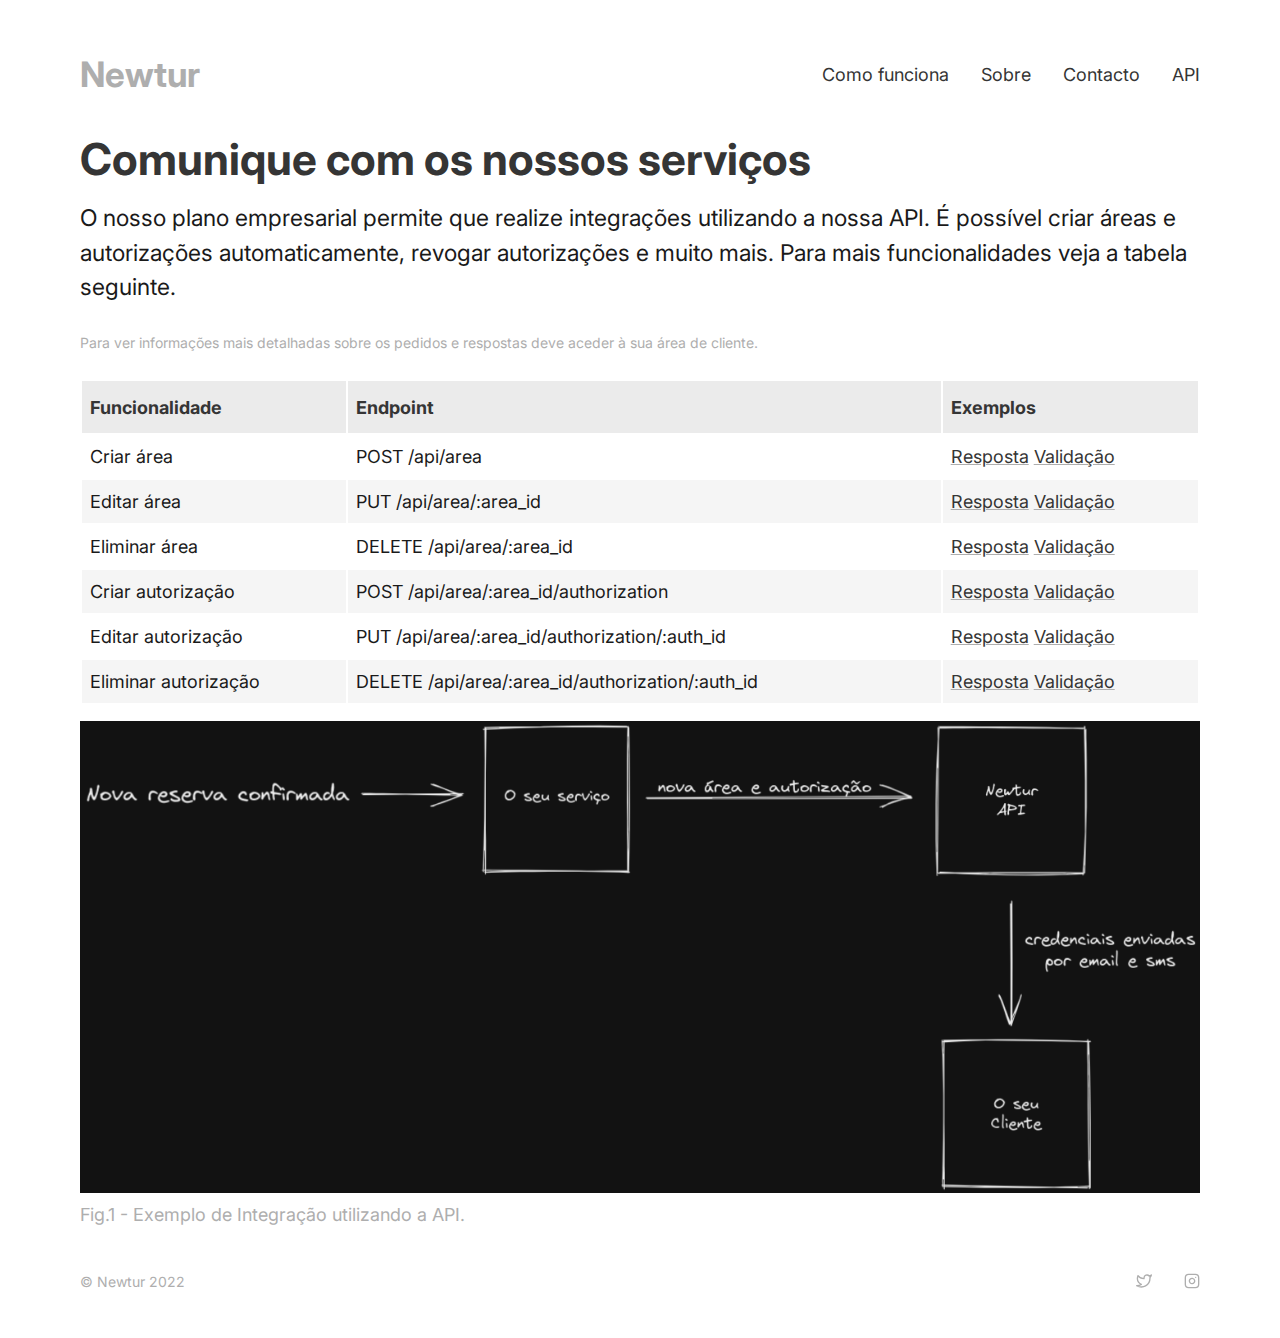
<file: src/api.html>
<!DOCTYPE html>
<html lang="pt-PT">
  <head>
    <meta charset="UTF-8" />
    <meta name="viewport" content="width=device-width, initial-scale=1" />
    <meta
      name="description"
      content="Uma nova forma de receber e gerir hóspedes aumentando o nível de satisfação final."
    />
    <meta name="robots" content="index, follow" />
    <link rel="preconnect" href="https://fonts.googleapis.com" />
    <link rel="dns-prefetch" href="https://fonts.googleapis.com" />
    <link rel="preconnect" href="https://fonts.gstatic.com" />
    <link rel="dns-prefetch" href="https://fonts.gstatic.com" />
    <link rel="icon" type="image/png" href="#" sizes="48x48" />
    <link rel="stylesheet" href="https://fonts.googleapis.com/css2?family=Inter:wght@400;700&display=swap" />
    <link rel="preload" as="style" href="style.css" />
    <link rel="stylesheet" href="style.css" />
    <title>Newtur | API</title>
  </head>
  <body>
    <header role="banner" class="ui-section-header">
      <div class="ui-layout-container">
        <div class="ui-section-header__layout ui-layout-flex">
          <a href="index.html" role="link" aria-label="#" class="ui-section-header--logo">
            <span class="ui-brand-name">Newtur</span>
          </a>
          <input type="checkbox" id="ui-section-header--menu-id" />
          <label for="ui-section-header--menu-id" class="ui-section-header--menu-icon"></label>
          <nav role="navigation" class="ui-section-header--nav ui-layout-flex">
            <a href="index.html" role="link" aria-label="#" class="ui-section-header--nav-link">Como funciona</a>
            <a href="sobre.html" role="link" aria-label="#" class="ui-section-header--nav-link">Sobre</a>
            <a href="contacto.html" role="link" aria-label="#" class="ui-section-header--nav-link">Contacto</a>
            <a href="api.html" role="link" aria-label="#" class="ui-section-header--nav-link">API</a>
          </nav>
        </div>
      </div>
    </header>
    <main role="main" class="ui-flex-grow-height">
      <section class="ui-section-api ui-flex-grow-height">
        <div class="ui-layout-container">
          <div class="ui-flex-grow-height">
            <h1>Comunique com os nossos serviços</h1>
            <p class="ui-text-intro">
              O nosso plano empresarial permite que realize integrações utilizando a nossa API. É possível criar áreas e
              autorizações automaticamente, revogar autorizações e muito mais. Para mais funcionalidades veja a tabela
              seguinte.
            </p>
            <p class="ui-text-note">
              <small
                >Para ver informações mais detalhadas sobre os pedidos e respostas deve aceder à sua área de
                cliente.</small
              >
            </p>
            <div class="ui-api-table-wrapper">
              <table class="ui-api-table">
                <thead>
                  <tr>
                    <th>Funcionalidade</th>
                    <th>Endpoint</th>
                    <th>Exemplos</th>
                  </tr>
                </thead>
                <tbody>
                  <tr>
                    <td>Criar área</td>
                    <td>POST /api/area</td>
                    <td>
                      <a href="static/xml_examples/area_response_example.xml" download role="link">Resposta</a>
                      <a href="static/xml_examples/area_validation_example.xsd" download role="link">Validação</a>
                    </td>
                  </tr>
                  <tr>
                    <td>Editar área</td>
                    <td>PUT /api/area/:area_id</td>
                    <td>
                      <a href="static/xml_examples/area_response_example.xml" download role="link">Resposta</a>
                      <a href="static/xml_examples/area_validation_example.xsd" download role="link">Validação</a>
                    </td>
                  </tr>
                  <tr>
                    <td>Eliminar área</td>
                    <td>DELETE /api/area/:area_id</td>
                    <td>
                      <a href="static/xml_examples/area_response_example.xml" download role="link">Resposta</a>
                      <a href="static/xml_examples/area_validation_example.xsd" download role="link">Validação</a>
                    </td>
                  </tr>
                  <tr>
                    <td>Criar autorização</td>
                    <td>POST /api/area/:area_id/authorization</td>
                    <td>
                      <a href="static/xml_examples/area_response_example.xml" download role="link">Resposta</a>
                      <a href="static/xml_examples/area_validation_example.xsd" download role="link">Validação</a>
                    </td>
                  </tr>
                  <tr>
                    <td>Editar autorização</td>
                    <td>PUT /api/area/:area_id/authorization/:auth_id</td>
                    <td>
                      <a href="static/xml_examples/area_response_example.xml" download role="link">Resposta</a>
                      <a href="static/xml_examples/area_validation_example.xsd" download role="link">Validação</a>
                    </td>
                  </tr>
                  <tr>
                    <td>Eliminar autorização</td>
                    <td>DELETE /api/area/:area_id/authorization/:auth_id</td>
                    <td>
                      <a href="static/xml_examples/area_response_example.xml" download role="link">Resposta</a>
                      <a href="static/xml_examples/area_response_example.xml" download role="link">Validação</a>
                    </td>
                  </tr>
                </tbody>
              </table>
            </div>
            <figure class="ui-api-diagram-figure">
              <img
                src="static/exemplo_diagrama_api.png"
                alt="Exemplo de Integração utilizando a API"
                class="ui-api-diagram"
              />
              <figcaption class="ui-text-note">Fig.1 - Exemplo de Integração utilizando a API.</figcaption>
            </figure>
          </div>
        </div>
      </section>
    </main>
    <footer role="contentinfo" class="ui-section-footer">
      <div class="ui-layout-container">
        <div class="ui-section-footer__layout ui-layout-flex">
          <p class="ui-section-footer--copyright ui-text-note"><small>&copy; Newtur 2022</small></p>
          <a href="#" role="link" aria-label="#">
            <svg
              viewBox="0 0 24 24"
              height="16"
              width="16"
              fill="none"
              stroke="#AEAEAE"
              stroke-linecap="round"
              stroke-linejoin="round"
              stroke-width="2"
              role="img"
              aria-label="#"
            >
              <path
                d="M23 3a10.9 10.9 0 01-3.14 1.53 4.48 4.48 0 00-7.86 3v1A10.66 10.66 0 013 4s-4 9 5 13a11.64 11.64 0 01-7 2c9 5 20 0 20-11.5a4.5 4.5 0 00-.08-.83A7.72 7.72 0 0023 3z"
              />
            </svg>
          </a>
          <a href="#" role="link" aria-label="#">
            <svg
              viewBox="0 0 24 24"
              height="16"
              width="16"
              fill="none"
              stroke="#AEAEAE"
              stroke-linecap="round"
              stroke-linejoin="round"
              stroke-width="2"
              role="img"
              aria-label="#"
            >
              <rect width="20" height="20" x="2" y="2" rx="5" ry="5" />
              <path d="M16 11.37A4 4 0 1112.63 8 4 4 0 0116 11.37zM17.5 6.5h.01" />
            </svg>
          </a>
        </div>
      </div>
    </footer>
  </body>
</html>
</file>
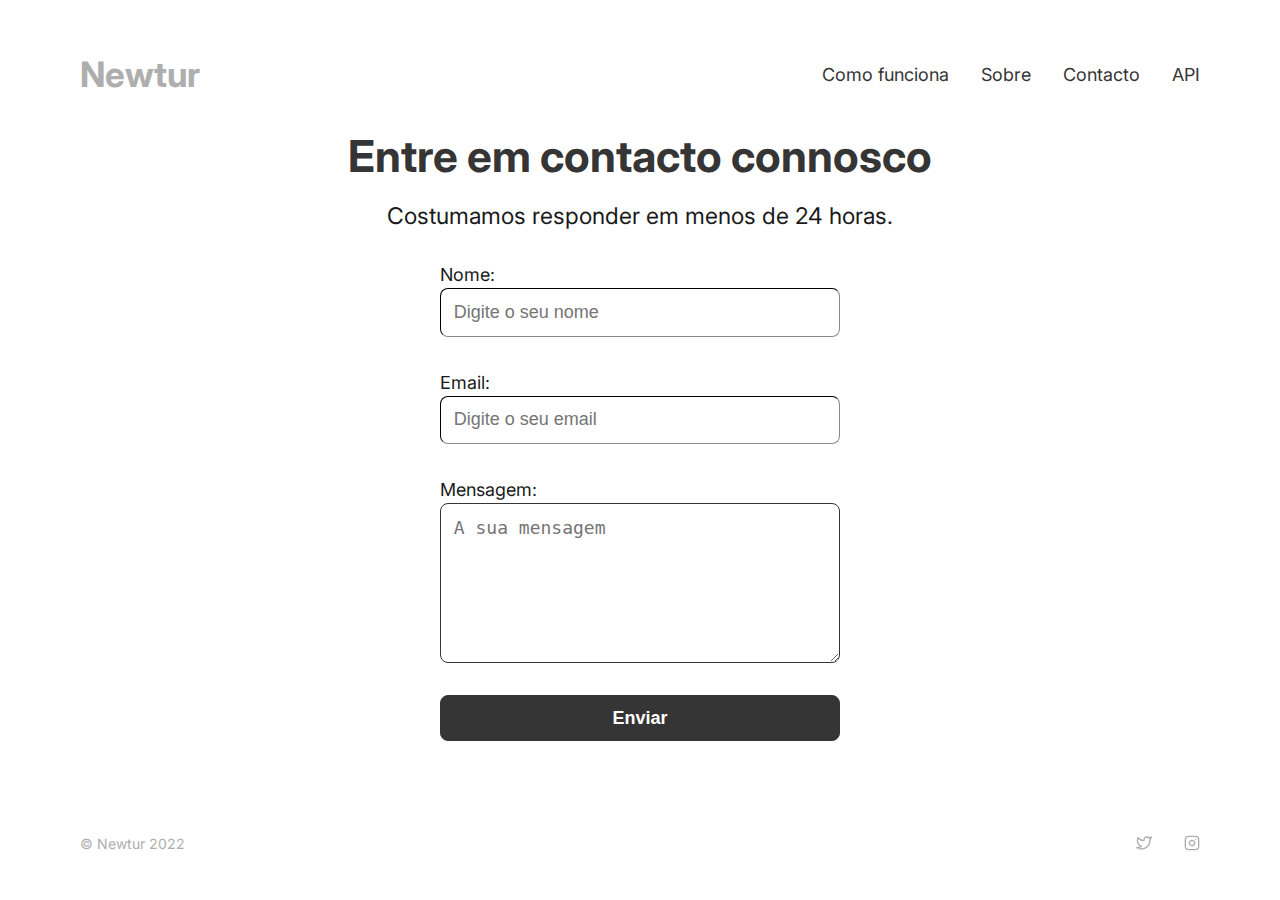
<file: src/contacto.html>
<!DOCTYPE html>
<html lang="pt-PT">
  <head>
    <meta charset="UTF-8" />
    <meta name="viewport" content="width=device-width, initial-scale=1" />
    <meta
      name="description"
      content="Uma nova forma de receber e gerir hóspedes aumentando o nível de satisfação final."
    />
    <meta name="robots" content="index, follow" />
    <link rel="preconnect" href="https://fonts.googleapis.com" />
    <link rel="dns-prefetch" href="https://fonts.googleapis.com" />
    <link rel="preconnect" href="https://fonts.gstatic.com" />
    <link rel="dns-prefetch" href="https://fonts.gstatic.com" />
    <link rel="icon" type="image/png" href="#" sizes="48x48" />
    <link rel="stylesheet" href="https://fonts.googleapis.com/css2?family=Inter:wght@400;700&display=swap" />
    <link rel="preload" as="style" href="style.css" />
    <link rel="stylesheet" href="style.css" />
    <title>Newtur | Contacto</title>
    <script defer src="js/form.js"></script>
  </head>
  <body>
    <header role="banner" class="ui-section-header">
      <div class="ui-layout-container">
        <div class="ui-section-header__layout ui-layout-flex">
          <a href="index.html" role="link" aria-label="#" class="ui-section-header--logo">
            <span class="ui-brand-name">Newtur</span>
          </a>
          <input type="checkbox" id="ui-section-header--menu-id" />
          <label for="ui-section-header--menu-id" class="ui-section-header--menu-icon"></label>
          <nav role="navigation" class="ui-section-header--nav ui-layout-flex">
            <a href="index.html" role="link" aria-label="#" class="ui-section-header--nav-link">Como funciona</a>
            <a href="sobre.html" role="link" aria-label="#" class="ui-section-header--nav-link">Sobre</a>
            <a href="contacto.html" role="link" aria-label="#" class="ui-section-header--nav-link">Contacto</a>
            <a href="api.html" role="link" aria-label="#" class="ui-section-header--nav-link">API</a>
          </nav>
        </div>
      </div>
    </header>
    <main role="main" class="ui-flex-grow-height">
      <section class="ui-section-contact ui-flex-grow-height">
        <div class="ui-layout-container">
          <div class="ui-section-contact__layout ui-flex-grow-height">
            <h1>Entre em contacto connosco</h1>
            <p class="ui-text-intro">Costumamos responder em menos de 24 horas.</p>
            <form action="#" id="contact-form" class="ui-contact-form">
              <label for="name">Nome:</label>
              <input type="text" id="name" name="name" placeholder="Digite o seu nome" />
              <span class="ui-form-error-text"><small id="form-error-name"></small></span>
              <label for="email">Email:</label>
              <input type="text" id="email" name="email" placeholder="Digite o seu email" />
              <span class="ui-form-error-text"><small id="form-error-email"></small></span>
              <label for="message">Mensagem:</label>
              <textarea placeholder="A sua mensagem" id="message" class="ui-form-textarea"></textarea>
              <span class="ui-form-error-text"><small id="form-error-message"></small></span>
              <input
                class="ui-component-button ui-component-button-big ui-component-button-primary ui-button-cursor"
                role="button"
                type="submit"
                value="Enviar"
                id="form-submit-input"
              />
            </form>
          </div>
        </div>
      </section>
    </main>
    <footer role="contentinfo" class="ui-section-footer">
      <div class="ui-layout-container">
        <div class="ui-section-footer__layout ui-layout-flex">
          <p class="ui-section-footer--copyright ui-text-note"><small>&copy; Newtur 2022</small></p>
          <a href="#" role="link" aria-label="#">
            <svg
              viewBox="0 0 24 24"
              height="16"
              width="16"
              fill="none"
              stroke="#AEAEAE"
              stroke-linecap="round"
              stroke-linejoin="round"
              stroke-width="2"
              role="img"
              aria-label="#"
            >
              <path
                d="M23 3a10.9 10.9 0 01-3.14 1.53 4.48 4.48 0 00-7.86 3v1A10.66 10.66 0 013 4s-4 9 5 13a11.64 11.64 0 01-7 2c9 5 20 0 20-11.5a4.5 4.5 0 00-.08-.83A7.72 7.72 0 0023 3z"
              />
            </svg>
          </a>
          <a href="#" role="link" aria-label="#">
            <svg
              viewBox="0 0 24 24"
              height="16"
              width="16"
              fill="none"
              stroke="#AEAEAE"
              stroke-linecap="round"
              stroke-linejoin="round"
              stroke-width="2"
              role="img"
              aria-label="#"
            >
              <rect width="20" height="20" x="2" y="2" rx="5" ry="5" />
              <path d="M16 11.37A4 4 0 1112.63 8 4 4 0 0116 11.37zM17.5 6.5h.01" />
            </svg>
          </a>
        </div>
      </div>
    </footer>
  </body>
</html>
</file>
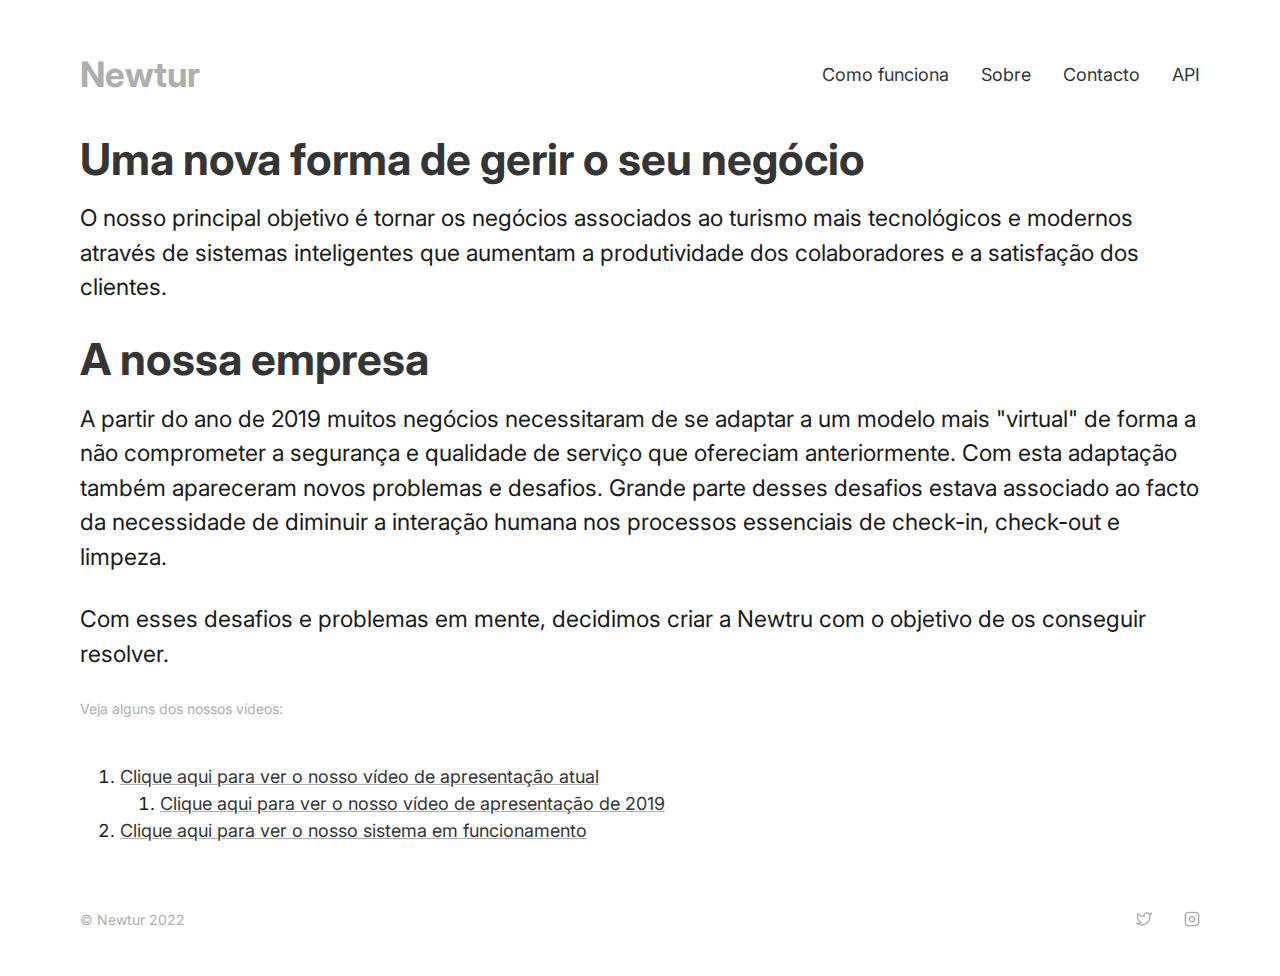
<file: src/sobre.html>
<!DOCTYPE html>
<html lang="pt-PT">
  <head>
    <meta charset="UTF-8" />
    <meta name="viewport" content="width=device-width, initial-scale=1" />
    <meta
      name="description"
      content="Uma nova forma de receber e gerir hóspedes aumentando o nível de satisfação final."
    />
    <meta name="robots" content="index, follow" />
    <link rel="preconnect" href="https://fonts.googleapis.com" />
    <link rel="dns-prefetch" href="https://fonts.googleapis.com" />
    <link rel="preconnect" href="https://fonts.gstatic.com" />
    <link rel="dns-prefetch" href="https://fonts.gstatic.com" />
    <link rel="icon" type="image/png" href="#" sizes="48x48" />
    <link rel="stylesheet" href="https://fonts.googleapis.com/css2?family=Inter:wght@400;700&display=swap" />
    <link rel="preload" as="style" href="style.css" />
    <link rel="stylesheet" href="style.css" />
    <title>Newtur | Sobre</title>
  </head>
  <body>
    <header role="banner" class="ui-section-header">
      <div class="ui-layout-container">
        <div class="ui-section-header__layout ui-layout-flex">
          <a href="index.html" role="link" aria-label="#" class="ui-section-header--logo">
            <span class="ui-brand-name">Newtur</span>
          </a>
          <input type="checkbox" id="ui-section-header--menu-id" />
          <label for="ui-section-header--menu-id" class="ui-section-header--menu-icon"></label>
          <nav role="navigation" class="ui-section-header--nav ui-layout-flex">
            <a href="index.html" role="link" aria-label="#" class="ui-section-header--nav-link">Como funciona</a>
            <a href="sobre.html" role="link" aria-label="#" class="ui-section-header--nav-link">Sobre</a>
            <a href="contacto.html" role="link" aria-label="#" class="ui-section-header--nav-link">Contacto</a>
            <a href="api.html" role="link" aria-label="#" class="ui-section-header--nav-link">API</a>
          </nav>
        </div>
      </div>
    </header>
    <main role="main" class="ui-flex-grow-height">
      <section class="ui-section-about ui-flex-grow-height">
        <div class="ui-layout-container">
          <div class="ui-flex-grow-height">
            <h1>Uma nova forma de gerir o seu negócio</h1>
            <p class="ui-text-intro">
              O nosso principal objetivo é tornar os negócios associados ao turismo mais tecnológicos e modernos através
              de sistemas inteligentes que aumentam a produtividade dos colaboradores e a satisfação dos clientes.
            </p>
            <h1>A nossa empresa</h1>
            <p class="ui-text-intro">
              A partir do ano de 2019 muitos negócios necessitaram de se adaptar a um modelo mais "virtual" de forma a
              não comprometer a segurança e qualidade de serviço que ofereciam anteriormente. Com esta adaptação também
              apareceram novos problemas e desafios. Grande parte desses desafios estava associado ao facto da
              necessidade de diminuir a interação humana nos processos essenciais de check-in, check-out e limpeza.
            </p>
            <p class="ui-text-intro">
              Com esses desafios e problemas em mente, decidimos criar a Newtru com o objetivo de os conseguir resolver.
            </p>
            <p class="ui-text-note"><small>Veja alguns dos nossos vídeos:</small></p>
            <ol>
              <li>
                <a href="https://www.youtube.com" target="_blank" role="link" aria-label="#">
                  Clique aqui para ver o nosso vídeo de apresentação atual
                </a>
              </li>
              <ol>
                <li>
                  <a href="https://www.youtube.com" target="_blank" role="link" aria-label="#">
                    Clique aqui para ver o nosso vídeo de apresentação de 2019
                  </a>
                </li>
              </ol>
              <li>
                <a href="https://www.youtube.com" target="_blank" role="link" aria-label="#">
                  Clique aqui para ver o nosso sistema em funcionamento
                </a>
              </li>
            </ol>
          </div>
        </div>
      </section>
    </main>
    <footer role="contentinfo" class="ui-section-footer">
      <div class="ui-layout-container">
        <div class="ui-section-footer__layout ui-layout-flex">
          <p class="ui-section-footer--copyright ui-text-note"><small>&copy; Newtur 2022</small></p>
          <a href="#" role="link" aria-label="#">
            <svg
              viewBox="0 0 24 24"
              height="16"
              width="16"
              fill="none"
              stroke="#AEAEAE"
              stroke-linecap="round"
              stroke-linejoin="round"
              stroke-width="2"
              role="img"
              aria-label="#"
            >
              <path
                d="M23 3a10.9 10.9 0 01-3.14 1.53 4.48 4.48 0 00-7.86 3v1A10.66 10.66 0 013 4s-4 9 5 13a11.64 11.64 0 01-7 2c9 5 20 0 20-11.5a4.5 4.5 0 00-.08-.83A7.72 7.72 0 0023 3z"
              />
            </svg>
          </a>
          <a href="#" role="link" aria-label="#">
            <svg
              viewBox="0 0 24 24"
              height="16"
              width="16"
              fill="none"
              stroke="#AEAEAE"
              stroke-linecap="round"
              stroke-linejoin="round"
              stroke-width="2"
              role="img"
              aria-label="#"
            >
              <rect width="20" height="20" x="2" y="2" rx="5" ry="5" />
              <path d="M16 11.37A4 4 0 1112.63 8 4 4 0 0116 11.37zM17.5 6.5h.01" />
            </svg>
          </a>
        </div>
      </div>
    </footer>
  </body>
</html>
</file>
<file: src/style.css>
:root {
  --ui-color-brand: #353535;

  --ui-color-n-000: #fff;
  --ui-color-n-050: #f5f5f5;
  --ui-color-n-100: #ebebeb;
  --ui-color-n-300: #aeaeae;
  --ui-color-n-500: #353535;
  --ui-color-n-700: #282828;
  --ui-color-n-900: #1a1a1a;

  --ui-color-background-primary: var(--ui-color-n-000);
  --ui-color-background-secondary: var(--ui-color-n-050);
  --ui-color-background-tertiary: var(--ui-color-n-100);

  --ui-color-border: var(--ui-color-n-100);

  --ui-color-typography-heading: var(--ui-color-n-500);
  --ui-color-typography-body: var(--ui-color-n-900);
  --ui-color-typography-note: var(--ui-color-n-300);
  --ui-color-typography-button: var(--ui-color-n-000);

  --ui-typography-typeface: 'Inter', sans-serif;

  --ui-typography-h1: 1.9375rem;
  --ui-typography-h2: 1.5625rem;
  --ui-typography-h3: 1.25rem;
  --ui-typography-p: 1rem;
  --ui-typography-s: 0.8125rem;

  --ui-typography-h1-leading: 1.2;
  --ui-typography-h2-leading: 1.2;
  --ui-typography-p-leading: 1.5;

  --ui-typography-margin-heading: 0.75rem;
  --ui-typography-margin-body: 1.125rem;

  --ui-layout-container: 1.25rem;
  --ui-layout-grid: 3.625rem;
  --ui-layout-gutter: 1rem;

  --ui-gap-header: 1rem;
  --ui-gap-cta: 0.75rem;
  --ui-gap-hero: 2rem;
  --ui-gap-customer: 2rem;
  --ui-gap-feature: 2rem;
  --ui-gap-card: 1.25rem;
  --ui-gap-pricing: 2rem;
  --ui-gap-testimonial: 3rem;

  --ui-radius-avatar: 5rem;
  --ui-radius-button: 5rem;
  --ui-radius-card: 0.5rem;
}

html {
  box-sizing: border-box;
}

*,
*:before,
*:after {
  box-sizing: inherit;
}

body {
  background-color: var(--ui-color-background-primary);
  color: var(--ui-color-typography-body);
  font-family: var(--ui-typography-typeface);
  font-feature-settings: 'liga', 'kern';
  font-size: var(--ui-typography-p);
  font-weight: 400;
  line-height: var(--ui-typography-p-leading);
  margin: 0 auto;
  text-rendering: optimizeLegibility;
  -webkit-font-smoothing: antialiased;
  min-height: 100vh;
  display: flex;
  flex-direction: column;
}

a {
  color: var(--ui-color-brand);
  text-decoration-color: var(--ui-color-typography-note);
}

h1,
h2,
p,
ul {
  margin-top: 0;
}

h1,
h2 {
  color: var(--ui-color-typography-heading);
  margin-bottom: var(--ui-typography-margin-heading);
}

h1 {
  font-size: var(--ui-typography-h1);
  line-height: var(--ui-typography-h1-leading);
}

h2 {
  font-size: var(--ui-typography-h2);
  line-height: var(--ui-typography-h2-leading);
}

p,
ul {
  margin-bottom: var(--ui-typography-margin-body);
}

p:last-child,
ul:last-child {
  margin-bottom: 0;
}

ul {
  padding-left: 0;
}

strong {
  font-weight: 700;
}

small {
  font-size: var(--ui-typography-s);
}

.ui-text-note {
  color: var(--ui-color-typography-note);
  line-height: 1;
}

img,
svg {
  display: block;
  height: auto;
  margin: 0 auto;
  max-width: 100%;
}

.ui-layout-container {
  padding-left: var(--ui-layout-container);
  padding-right: var(--ui-layout-container);
}

.ui-layout-flex,
.ui-layout-grid {
  align-items: center;
  justify-content: center;
}

.ui-layout-flex {
  display: flex;
}

.ui-layout-grid {
  display: grid;
}

.ui-component-cta {
  flex-direction: column;
  row-gap: var(--ui-gap-cta);
}

.ui-component-button {
  border: 0.0625rem solid var(--ui-color-brand);
  border-radius: var(--ui-radius-button);
  display: block;
  font-weight: 700;
  line-height: 1;
  text-align: center;
  text-decoration: none;
}

.ui-component-button-primary {
  background-color: var(--ui-color-brand);
  color: var(--ui-color-typography-button);
}

.ui-component-button-secondary {
  background-color: var(--ui-color-background-primary);
  color: var(--ui-color-brand);
}

.ui-component-button-big,
.ui-component-button-normal {
  padding: 0.75rem 1rem 0.875rem;
}

.ui-component-button-big {
  width: 100%;
}

.ui-component-button-normal {
  width: fit-content;
}

input[name='toggle'] {
  display: none;
}

.ui-component-toggle {
  background-color: var(--ui-color-background-tertiary);
  border-radius: var(--ui-radius-button);
  color: var(--ui-color-typography-note);
  font-size: var(--ui-typography-s);
  font-weight: 700;
  line-height: 1;
  margin: var(--ui-gap-pricing) auto 0.5rem;
  padding: 0.25rem;
  width: max-content;
}

.ui-component-toggle--label {
  border-radius: var(--ui-radius-button);
  cursor: pointer;
  padding: 0.5rem 0.625rem;
}

#ui-component-toggle__monthly:checked ~ div label[for='ui-component-toggle__monthly'],
#ui-component-toggle__yearly:checked ~ div label[for='ui-component-toggle__yearly'] {
  background-color: var(--ui-color-background-primary);
  color: var(--ui-color-typography-body);
}

.ui-component-card {
  border: 0.0625rem solid var(--ui-color-border);
  border-radius: var(--ui-radius-card);
  overflow: hidden;
  width: 100%;
}

.ui-component-list {
  grid-template-columns: 1fr;
  row-gap: 0.75rem;
}

.ui-component-list--item {
  background-position: left center;
  background-repeat: no-repeat;
  background-size: 1.125rem;
  list-style: none;
  padding-left: 1.875rem;
}

.ui-component-list--item-check {
  background-image: url('data:image/svg+xml, %3Csvg%20xmlns%3D%22http%3A%2F%2Fwww.w3.org%2F2000%2Fsvg%22%20width%3D%22192%22%20height%3D%22192%22%20fill%3D%22%231d8c2f%22%20viewBox%3D%220%200%20256%20256%22%3E%3Crect%20width%3D%22256%22%20height%3D%22256%22%20fill%3D%22none%22%3E%3C%2Frect%3E%3Cpolyline%20points%3D%22172%20104%20113.3%20160%2084%20132%22%20fill%3D%22none%22%20stroke%3D%22%231d8c2f%22%20stroke-linecap%3D%22round%22%20stroke-linejoin%3D%22round%22%20stroke-width%3D%2216%22%3E%3C%2Fpolyline%3E%3Ccircle%20cx%3D%22128%22%20cy%3D%22128%22%20r%3D%2296%22%20fill%3D%22none%22%20stroke%3D%22%231d8c2f%22%20stroke-linecap%3D%22round%22%20stroke-linejoin%3D%22round%22%20stroke-width%3D%2216%22%3E%3C%2Fcircle%3E%3C%2Fsvg%3E');
}

.ui-component-list--item-cross {
  background-image: url('data:image/svg+xml, %3Csvg%20xmlns%3D%22http%3A%2F%2Fwww.w3.org%2F2000%2Fsvg%22%20width%3D%22192%22%20height%3D%22192%22%20fill%3D%22%23d10000%22%20viewBox%3D%220%200%20256%20256%22%3E%3Crect%20width%3D%22256%22%20height%3D%22256%22%20fill%3D%22none%22%3E%3C%2Frect%3E%3Ccircle%20cx%3D%22128%22%20cy%3D%22128%22%20r%3D%2296%22%20fill%3D%22none%22%20stroke%3D%22%23d10000%22%20stroke-miterlimit%3D%2210%22%20stroke-width%3D%2216%22%3E%3C%2Fcircle%3E%3Cline%20x1%3D%22160%22%20y1%3D%2296%22%20x2%3D%2296%22%20y2%3D%22160%22%20fill%3D%22none%22%20stroke%3D%22%23d10000%22%20stroke-linecap%3D%22round%22%20stroke-linejoin%3D%22round%22%20stroke-width%3D%2216%22%3E%3C%2Fline%3E%3Cline%20x1%3D%22160%22%20y1%3D%22160%22%20x2%3D%2296%22%20y2%3D%2296%22%20fill%3D%22none%22%20stroke%3D%22%23d10000%22%20stroke-linecap%3D%22round%22%20stroke-linejoin%3D%22round%22%20stroke-width%3D%2216%22%3E%3C%2Fline%3E%3C%2Fsvg%3E');
}

.ui-section-header {
  padding-bottom: 1.25rem;
  padding-top: 1.25rem;
}

.ui-section-header__layout {
  justify-content: space-between;
}

.ui-section-header--logo {
  z-index: 1;
  text-decoration: none;
}

.ui-brand-name {
  font-weight: bold;
  color: var(--ui-color-typography-note);
  font-size: var(--ui-typography-h2);
}

#ui-section-header--menu-id {
  display: none;
}

.ui-section-header--menu-icon {
  cursor: pointer;
  display: block;
  height: 1.125rem;
  padding-bottom: 0.25rem;
  padding-top: 0.25rem;
  position: relative;
  width: 1.125rem;
  z-index: 1;
}

.ui-section-header--menu-icon::before,
.ui-section-header--menu-icon::after {
  background: var(--ui-color-brand);
  content: '';
  height: 0.125rem;
  left: 0;
  position: absolute;
  transition: all 250ms cubic-bezier(0.785, 0.135, 0.15, 0.86);
  width: 1.125rem;
}

.ui-section-header--menu-icon::before {
  top: 0.3125rem;
}

.ui-section-header--menu-icon::after {
  top: 0.6875rem;
}

#ui-section-header--menu-id:checked ~ .ui-section-header--menu-icon::before {
  transform: translateY(3px) rotate(135deg);
}

#ui-section-header--menu-id:checked ~ .ui-section-header--menu-icon::after {
  transform: translateY(-3px) rotate(45deg);
}

.ui-section-header--nav {
  background-color: var(--ui-color-background-primary);
  box-shadow: 0 0.5rem 1rem rgba(0, 0, 0, 0.05);
  flex-direction: column;
  gap: var(--ui-gap-header);
  left: 0;
  opacity: 0;
  padding: 7.375rem var(--ui-layout-container) 5rem;
  position: absolute;
  right: 0;
  top: -1rem;
  transition: all 250ms cubic-bezier(0.785, 0.135, 0.15, 0.86);
  visibility: hidden;
}

#ui-section-header--menu-id:checked ~ .ui-section-header--nav {
  opacity: 1;
  top: 0;
  visibility: visible;
}

.ui-section-header--nav-link {
  font-size: var(--ui-typography-h3);
  padding: 0.5rem;
  text-decoration: none;
}

.ui-section-hero {
  padding-bottom: 5rem;
  padding-top: 5rem;
  text-align: center;
}

.ui-section-hero__layout {
  row-gap: var(--ui-gap-hero);
}

.ui-section-customer__layout {
  flex-direction: column;
  row-gap: var(--ui-gap-customer);
}

.ui-section-customer--logo {
  height: 1.5rem;
  width: auto;
}

.ui-section-feature {
  padding-bottom: 5rem;
  padding-top: 5rem;
}

.ui-section-feature__layout {
  row-gap: var(--ui-gap-feature);
}

.ui-section-feature__layout:first-of-type div {
  grid-row-start: 1;
}

.ui-section-feature__layout:last-of-type {
  margin-top: 5rem;
}

.ui-section-pricing {
  background-color: var(--ui-color-background-secondary);
  padding-bottom: 5rem;
  padding-top: 5rem;
  text-align: center;
}

.ui-section-pricing__layout {
  justify-content: initial;
  margin-bottom: var(--ui-gap-pricing);
  margin-top: var(--ui-gap-pricing);
  row-gap: var(--ui-gap-card);
}

.ui-component-card--pricing {
  background-color: var(--ui-color-background-primary);
  padding: 1.5rem 1.5rem 1.75rem;
  text-align: left;
}

.ui-component-card--pricing-price {
  line-height: 1;
  margin-bottom: 1.25rem;
  margin-top: 1.25rem;
}

.ui-component-card--pricing-amount {
  font-size: var(--ui-typography-h1);
  font-weight: 700;
}

.ui-image-half-left {
  border-radius: 10%;
  filter: drop-shadow(0.35rem 0.35rem 0.4rem rgba(0, 0, 0, 0.5));
}

.ui-image-half-right {
  border-radius: 10%;
  filter: drop-shadow(0.35rem 0.35rem 0.4rem rgba(0, 0, 0, 0.5));
}

.ui-component-card--pricing-amount-1::before {
  content: '0€';
}

#ui-component-toggle__yearly:checked ~ div .ui-component-card--pricing-amount-1::before {
  content: '0€';
}

.ui-component-card--pricing-amount-2::before {
  content: '30€';
}

#ui-component-toggle__yearly:checked ~ div .ui-component-card--pricing-amount-2::before {
  content: '26€';
}

.ui-component-card--pricing-amount-3::before {
  content: '100€';
}

#ui-component-toggle__yearly:checked ~ div .ui-component-card--pricing-amount-3::before {
  content: '96€';
}

.ui-component-list--pricing {
  margin-bottom: 1.5rem;
  margin-top: 1.25rem;
}

.ui-section-testimonial {
  padding-bottom: 5rem;
  padding-top: 5rem;
  text-align: center;
}

.ui-section-testimonial__layout {
  row-gap: var(--ui-gap-testimonial);
}

.ui-section-testimonial--avatar {
  border-radius: var(--ui-radius-avatar);
  height: 5rem;
  width: 5rem;
}

.ui-section-testimonial--quote {
  margin-bottom: 1rem;
  margin-top: 1rem;
}

.ui-section-testimonial--author {
  line-height: 1.25;
}

.ui-section-close {
  background-color: var(--ui-color-background-secondary);
  padding-bottom: 5rem;
  padding-top: 5rem;
  text-align: center;
}

.ui-section-footer {
  padding-bottom: 1.25rem;
  padding-top: 1.25rem;
}

.ui-section-footer__layout {
  column-gap: var(--ui-layout-gutter);
}

.ui-section-footer--copyright {
  margin-bottom: 0;
  margin-right: auto;
}

.ui-flex-grow-height {
  display: flex;
  flex-direction: column;
  flex-grow: 1;
}

.ui-section-contact {
  justify-content: center;
}

.ui-section-contact__layout {
  align-items: center;
}

.ui-section-contact__layout > h1,
.ui-section-contact__layout > p {
  text-align: center;
}

.ui-contact-form {
  display: flex;
  flex-direction: column;
  max-width: 25rem;
  width: 100%;
}

.ui-contact-form > input,
.ui-contact-form > textarea {
  padding: 0.8rem;
  border-radius: var(--ui-radius-card);
  margin-bottom: 1rem;
  font-size: var(--ui-typography-p);
  border-width: 0.12rem;
  border-color: var(--ui-color-brand);
}

.ui-form-textarea {
  max-width: 100%;
  min-height: 10rem;
}

.ui-form-error-text {
  color: red;
  margin-bottom: 1rem;
}

.ui-section-about {
  padding-top: 2rem;
}

.ui-section-api {
  padding-top: 2rem;
}

.ui-api-table {
  width: 100%;
}

.ui-api-table-wrapper {
  overflow: auto;
}

.ui-api-table td,
.ui-api-table th {
  border: 0.1rem solid var(--ui-color-background-border);
  padding: 0.5rem;
}

.ui-api-table tr:nth-child(even) {
  background-color: var(--ui-color-background-secondary);
}

.ui-api-table tr:hover {
  background-color: var(--ui-color-background-tertiary);
}

.ui-api-table th {
  padding-top: 0.8rem;
  padding-bottom: 0.8rem;
  text-align: left;
  background-color: var(--ui-color-background-tertiary);
  color: var(--ui-color-typography-heading);
}

.ui-api-diagram-figure {
  margin: 0;
}

.ui-api-diagram {
  width: 100%;
  padding-top: 1rem;
  padding-bottom: 0.8rem;
}

@media screen and (min-width: 48rem) {
  :root {
    --ui-typography-h1: 2.1875rem;
    --ui-typography-h2: 1.75rem;
    --ui-typography-p: 1.125rem;
    --ui-typography-s: 0.875rem;

    --ui-typography-margin-body: 1.25rem;

    --ui-layout-container: 4.25rem;
    --ui-layout-gutter: 1.5rem;

    --ui-gap-header: 1.5rem;
    --ui-gap-card: 1.5rem;
  }

  .ui-layout-container,
  .ui-layout-column-center {
    margin-left: auto;
    margin-right: auto;
  }

  .ui-layout-grid-2,
  .ui-layout-grid-3 {
    column-gap: var(--ui-layout-gutter);
    grid-template-columns: repeat(2, 1fr);
    justify-items: center;
  }

  .ui-layout-grid-3 div:nth-of-type(3) {
    left: calc(50% + (var(--ui-layout-gutter) / 2));
    position: relative;
  }

  .ui-layout-column-4 {
    width: calc((var(--ui-layout-grid) * 4) + (var(--ui-layout-gutter) * 3));
  }

  .ui-component-list--item {
    background-size: 1.25rem;
    padding-left: 2rem;
  }

  .ui-section-header {
    padding-bottom: 0;
    padding-top: 2rem;
  }

  .ui-section-header--menu-icon {
    display: none;
  }

  .ui-section-header--nav {
    background-color: transparent;
    box-shadow: none;
    flex-direction: row;
    opacity: 1;
    padding: 0;
    position: static;
    visibility: visible;
  }

  .ui-section-header--nav-link {
    font-size: var(--ui-typography-p);
    padding: 0;
  }

  .ui-section-hero {
    text-align: left;
  }

  .ui-section-hero .ui-component-cta {
    align-items: start;
  }

  .ui-section-customer__layout {
    column-gap: var(--ui-gap-customer);
    flex-direction: row;
  }

  .ui-section-customer--logo {
    margin-left: 0;
    margin-right: 0;
  }

  .ui-section-feature__layout:first-of-type div {
    grid-row-start: initial;
  }

  .ui-component-card--pricing {
    padding: 2rem 2rem 2.25rem;
  }

  .ui-section-footer {
    padding-bottom: 2rem;
    padding-top: 2rem;
  }
}

@media screen and (min-width: 64rem) {
  :root {
    --ui-layout-container: 0;
  }

  .ui-layout-container {
    width: 60rem;
  }

  .ui-layout-grid-3 {
    grid-template-columns: repeat(3, 1fr);
  }

  .ui-layout-grid-3 div:nth-of-type(3) {
    position: static;
  }

  .ui-section-hero .ui-component-cta {
    align-items: center;
    column-gap: var(--ui-gap-cta);
    flex-direction: row;
    justify-content: start;
  }
}

@media screen and (min-width: 75rem) {
  :root {
    --ui-typography-h1: 2.75rem;
    --ui-typography-h2: 2.1875rem;
    --ui-typography-h4: 1.4375rem;

    --ui-typography-margin-heading: 1rem;
    --ui-typography-margin-body: 1.75rem;

    --ui-layout-grid: 4rem;
    --ui-layout-gutter: 2rem;

    --ui-gap-header: 2rem;
    --ui-gap-customer: 4rem;
    --ui-gap-card: 2rem;
    --ui-gap-pricing: 3rem;
  }

  .ui-text-intro {
    font-size: var(--ui-typography-h4);
  }

  .ui-layout-container {
    width: 70rem;
  }

  .ui-component-button-big,
  .ui-component-button-normal {
    padding-bottom: 1.125rem;
    padding-top: 1rem;
  }

  .ui-button-cursor:not([disabled]) {
    cursor: pointer;
  }

  .ui-section-header {
    padding-top: 3rem;
  }

  .ui-section-hero {
    padding-bottom: 7.5rem;
    padding-top: 7.5rem;
  }

  .ui-section-customer--logo {
    height: 2rem;
  }

  .ui-section-customer--logo-str {
    height: 2.25rem;
  }

  .ui-section-customer--logo-bhn {
    height: 1.75rem;
  }

  .ui-section-feature {
    padding-bottom: 7.5rem;
    padding-top: 7.5rem;
  }

  .ui-section-feature__layout:last-of-type {
    margin-top: 7.5rem;
  }

  .ui-component-list-feature {
    column-gap: var(--ui-layout-gutter);
    grid-template-columns: repeat(2, 1fr);
  }

  .ui-section-pricing {
    padding-bottom: 7.5rem;
    padding-top: 7.5rem;
  }

  .ui-component-card--pricing {
    padding: 3rem;
  }

  .ui-section-testimonial {
    padding-bottom: 7.5rem;
    padding-top: 7.5rem;
  }

  .ui-section-close {
    padding-bottom: 7.5rem;
    padding-top: 7.5rem;
  }

  .ui-section-footer {
    padding-bottom: 3rem;
    padding-top: 3rem;
  }
}
</file>
